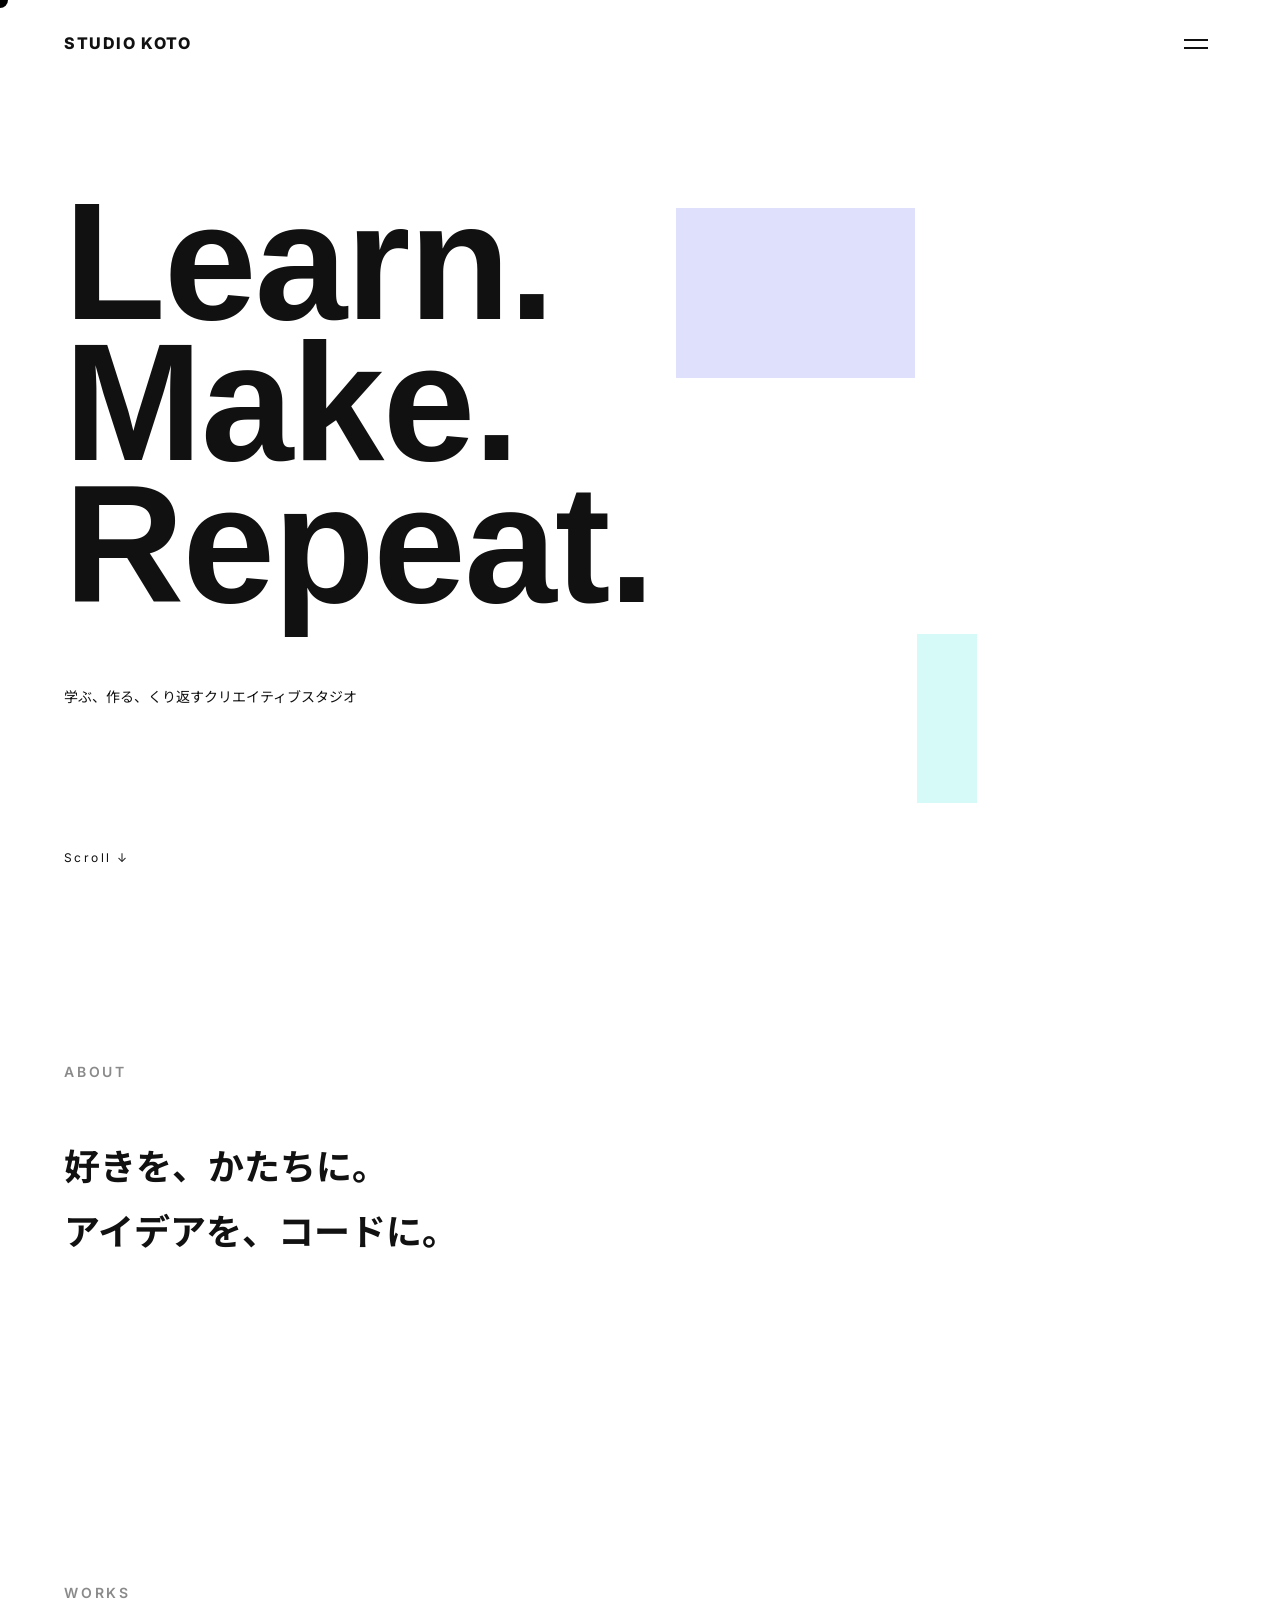
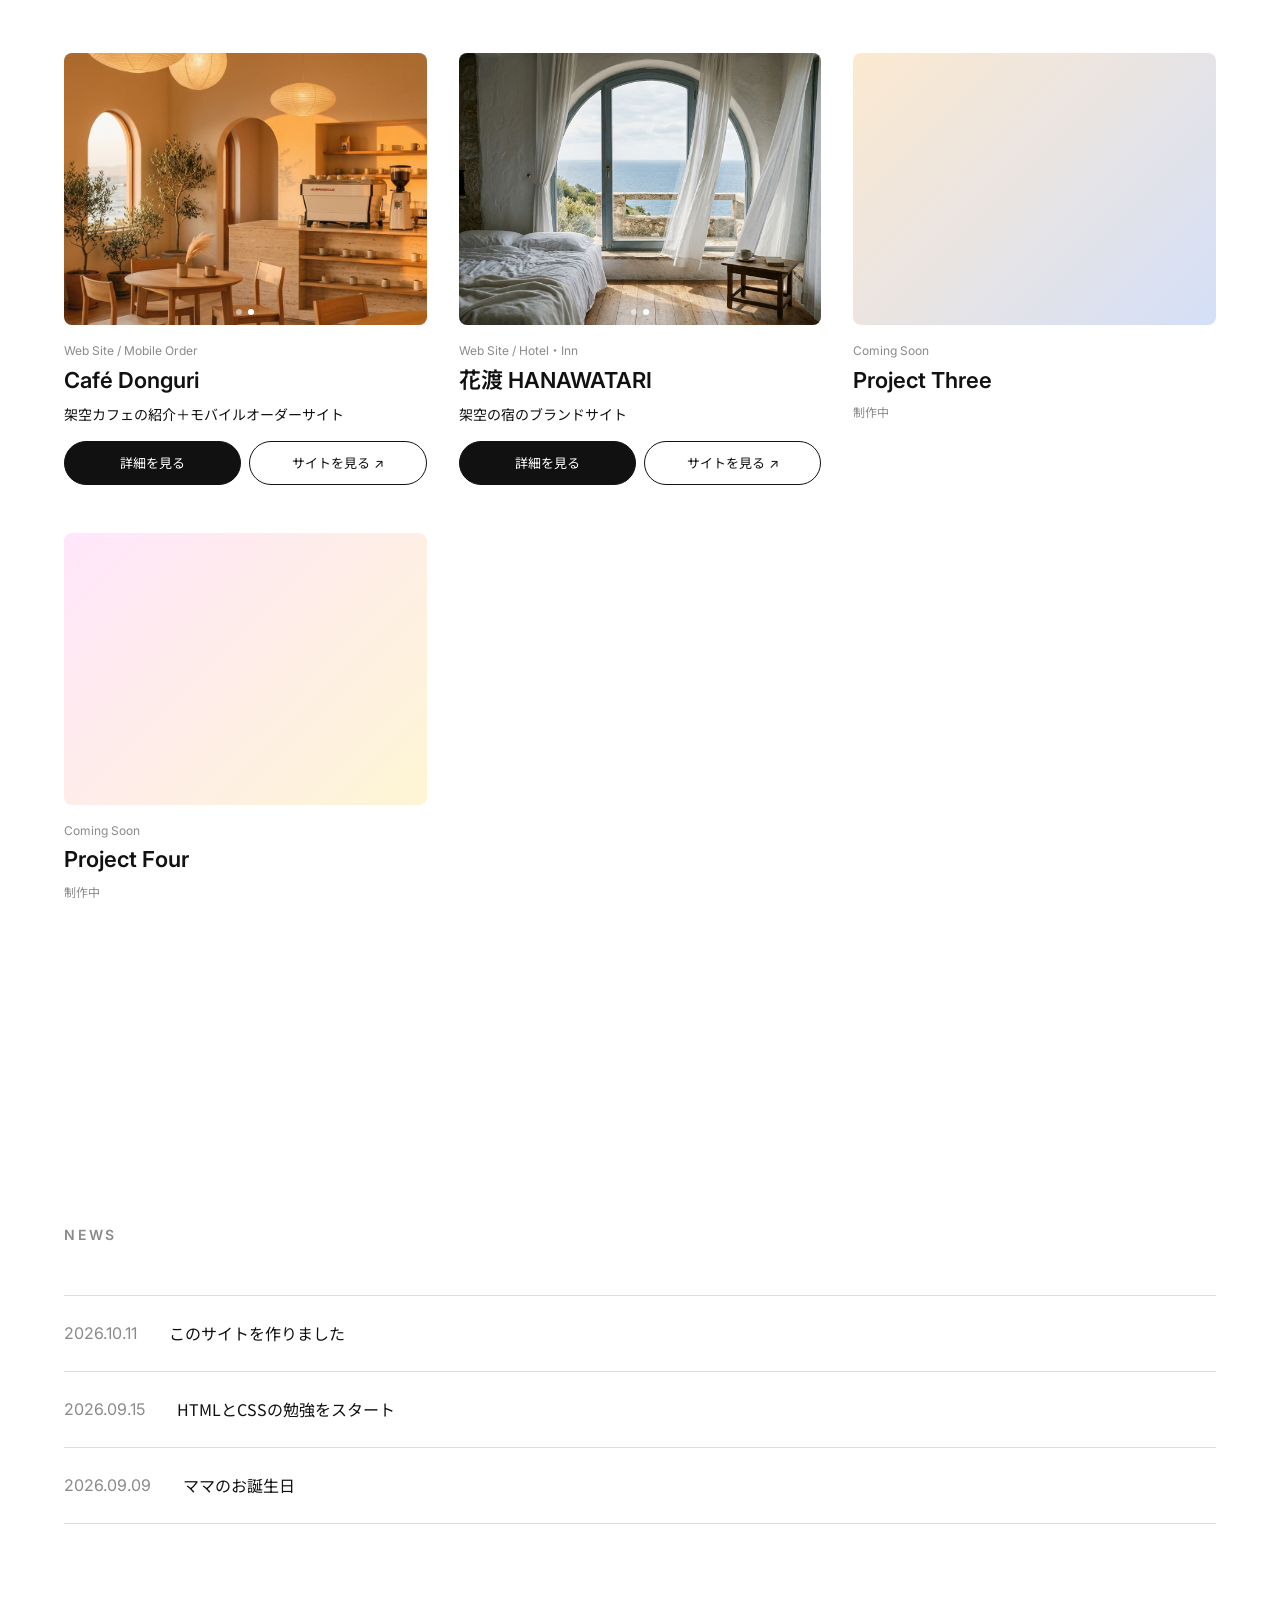
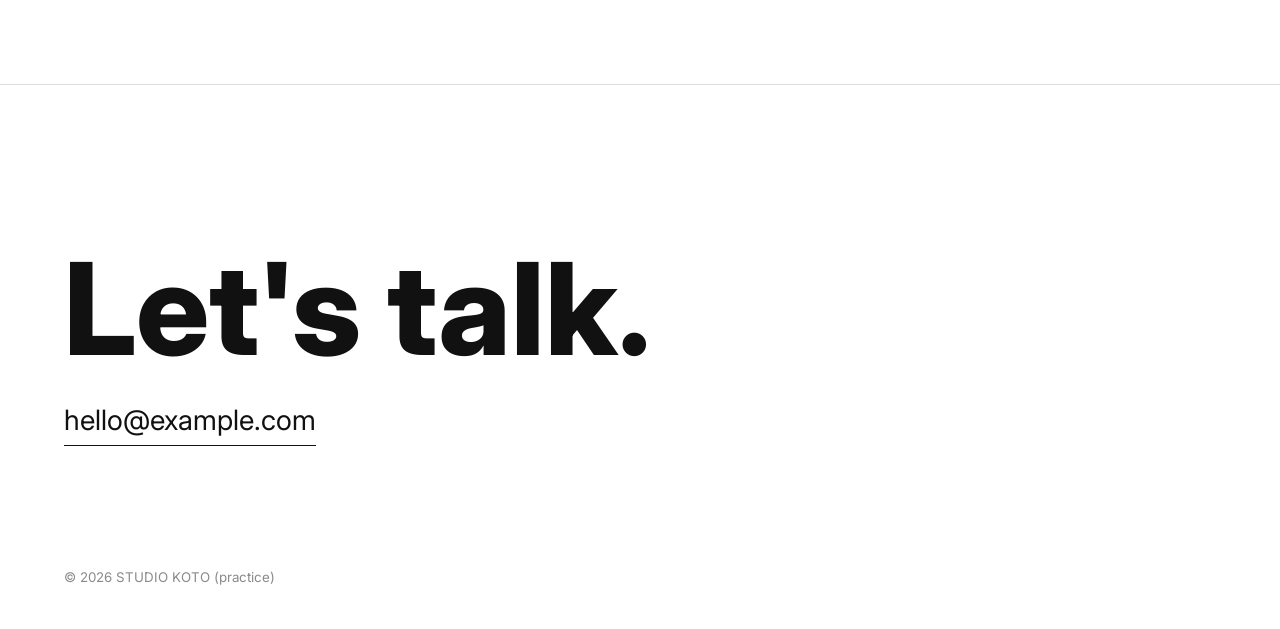
<file: index.html>
<!DOCTYPE html>
<html lang="ja">
<head>
  <!-- 文字化けしないための設定 -->
  <meta charset="UTF-8">
  <!-- スマホで正しい幅で表示するための設定 -->
  <meta name="viewport" content="width=device-width, initial-scale=1.0">
  <title>STUDIO KOTO | 練習用サイト</title>
  <link rel="icon" href="favicon.svg" type="image/svg+xml">

  <!-- Google Fonts（英字：Inter / 日本語：Noto Sans JP） -->
  <link rel="preconnect" href="https://fonts.googleapis.com">
  <link rel="preconnect" href="https://fonts.gstatic.com" crossorigin>
  <link href="https://fonts.googleapis.com/css2?family=Inter:wght@400;600;800&family=Noto+Sans+JP:wght@400;700&display=swap" rel="stylesheet">

  <!-- 自分で書くCSSファイルを読み込む -->
  <link rel="stylesheet" href="style.css">
  

</head>
<body>

  <!-- ===================== カスタムカーソル（JSで動かす） ===================== -->
  <div class="cursor" aria-hidden="true"></div>

  <!-- ===================== ヘッダー ===================== -->
  <header class="header">
    <a href="#" class="header__logo">STUDIO KOTO</a>

    <!-- メニューボタン（スマホ・PC共通） -->
    <button class="header__menu-btn" aria-label="メニューを開く">
      <span></span>
      <span></span>
    </button>
  </header>

  <!-- 全画面メニュー（ボタンを押すと出てくる） -->
  <nav class="menu">
    <ul class="menu__list">
      <li><a href="#works">Works</a></li>
      <li><a href="#about">About</a></li>
      <li><a href="#news">News</a></li>
      <li><a href="#contact">Contact</a></li>
    </ul>
  </nav>

  <main>
    <!-- ===================== ファーストビュー ===================== -->
    <section class="hero">
      <!-- 背景のにじむグラデーション（CSSで動かす） -->
      <div class="hero__bg" aria-hidden="true">
      </div>

      <h1 class="hero__title">
        <span>Learn.</span>
        <span>Make.</span>
        <span>Repeat.</span>
      </h1>
      <p class="hero__sub">学ぶ、作る、くり返すクリエイティブスタジオ</p>
      <p class="hero__scroll">Scroll ↓</p>
    </section>

    <!-- ===================== About ===================== -->
    <section class="section about" id="about">
      <h2 class="section__title fade-in">About</h2>
      <p class="about__lead fade-in">
        好きを、かたちに。<br>
        アイデアを、コードに。<br>
      </p>
    </section>

    <!-- ===================== Works（実績一覧） ===================== -->
    <section class="section works" id="works">
      <h2 class="section__title fade-in">Works</h2>

      <!-- カードを並べる。href に作品のURL、time に制作日を書いてね -->
      
      <div class="works__grid">
  <article class="work-card fade-in">
    <div class="work-card__img slider">
      <a href="https://cafedonguri.netlify.app/" target="_blank" rel="noopener" class="slider__link">
        <img src="images/gaisou.jpg" alt="Café Donguri の外観" class="slider__img is-active">
        <img src="images/naisou.jpg" alt="Café Donguri の店内" class="slider__img">
      </a>
      <button class="slider__btn slider__btn--prev" aria-label="前の写真">‹</button>
      <button class="slider__btn slider__btn--next" aria-label="次の写真">›</button>
      <div class="slider__dots"></div>
    </div>
    <p class="work-card__cat">Web Site / Mobile Order</p>
    <h3 class="work-card__title">Café Donguri</h3>
    <p class="work-card__summary">架空カフェの紹介＋モバイルオーダーサイト</p>
    <div class="work-card__btns">
      <a href="works.html#cafe-donguri" class="work-card__btn">詳細を見る</a>
      <a href="https://cafedonguri.netlify.app/" class="work-card__btn work-card__btn--ghost" target="_blank" rel="noopener">サイトを見る ↗</a>
    </div>
  </article>

  <article class="work-card fade-in">
    <div class="work-card__img slider">
      <a href="https://hanawatari.netlify.app/" target="_blank" rel="noopener" class="slider__link">
        <img src="images/hanawatari.jpg" alt="花渡の外観（春）" class="slider__img is-active">
        <img src="images/kaze.jpg" alt="海の間" class="slider__img">
      </a>
      <button class="slider__btn slider__btn--prev" aria-label="前の写真">‹</button>
      <button class="slider__btn slider__btn--next" aria-label="次の写真">›</button>
      <div class="slider__dots"></div>
    </div>
    <p class="work-card__cat">Web Site / Hotel・Inn</p>
    <h3 class="work-card__title">花渡 HANAWATARI</h3>
    <p class="work-card__summary">架空の宿のブランドサイト</p>
    <div class="work-card__btns">
      <a href="works.html#hanawatari" class="work-card__btn">詳細を見る</a>
      <a href="https://hanawatari.netlify.app/" class="work-card__btn work-card__btn--ghost" target="_blank" rel="noopener">サイトを見る ↗</a>
    </div>
  </article>

  <a href="#" class="work-card fade-in">
    <div class="work-card__img" style="--c1:#fce9d0; --c2:#d4dff7;"></div>
    <p class="work-card__cat">Coming Soon</p>
    <h3 class="work-card__title">Project Three</h3>
    <time class="work-card__date">制作中</time>
  </a>
  <a href="#" class="work-card fade-in">
    <div class="work-card__img" style="--c1:#ffe6fb; --c2:#fdf5d4;"></div>
    <p class="work-card__cat">Coming Soon</p>
    <h3 class="work-card__title">Project Four</h3>
    <time class="work-card__date">制作中</time>
  </a>
</div>
    </section>

    <!-- ===================== News ===================== -->
    <section class="section news" id="news">
      <h2 class="section__title fade-in">News</h2>
      <ul class="news__list">
        <li class="fade-in"><time>2026.10.11</time><a href="#">このサイトを作りました</a></li>
        <li class="fade-in"><time>2026.09.15</time><a href="#">HTMLとCSSの勉強をスタート</a></li>
        <li class="fade-in"><time>2026.09.09</time><a href="#">ママのお誕生日</a></li>
      </ul>
    </section>
  </main>

  <!-- ===================== フッター ===================== -->
  <footer class="footer" id="contact">
    <p class="footer__catch">Let's talk.</p>
    <a href="mailto:hello@example.com" class="footer__mail">hello@example.com</a>
    <small class="footer__copy">&copy; 2026 STUDIO KOTO (practice)</small>
  </footer>

  <!-- 自分で書くJSファイル（bodyの最後で読むのが基本） -->
  <script src="script.js"></script>
</body>
</html>
</file>
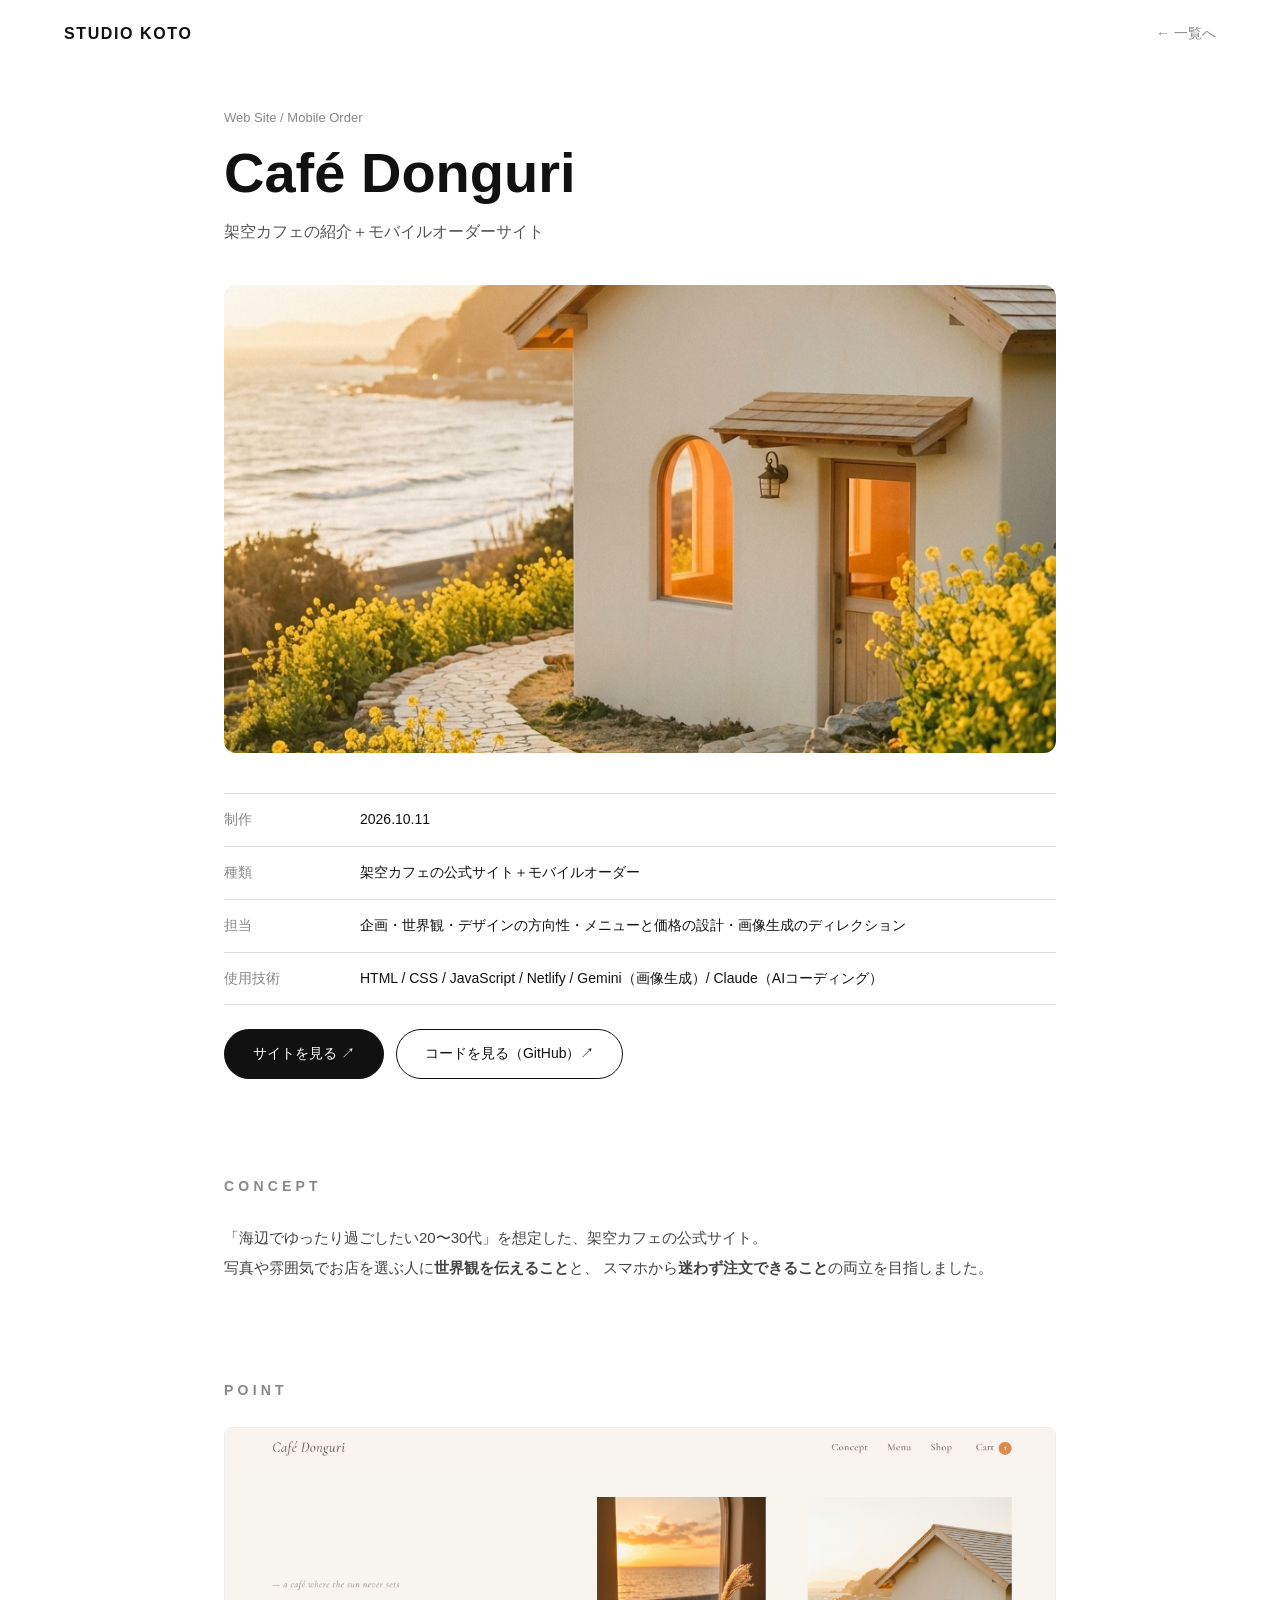
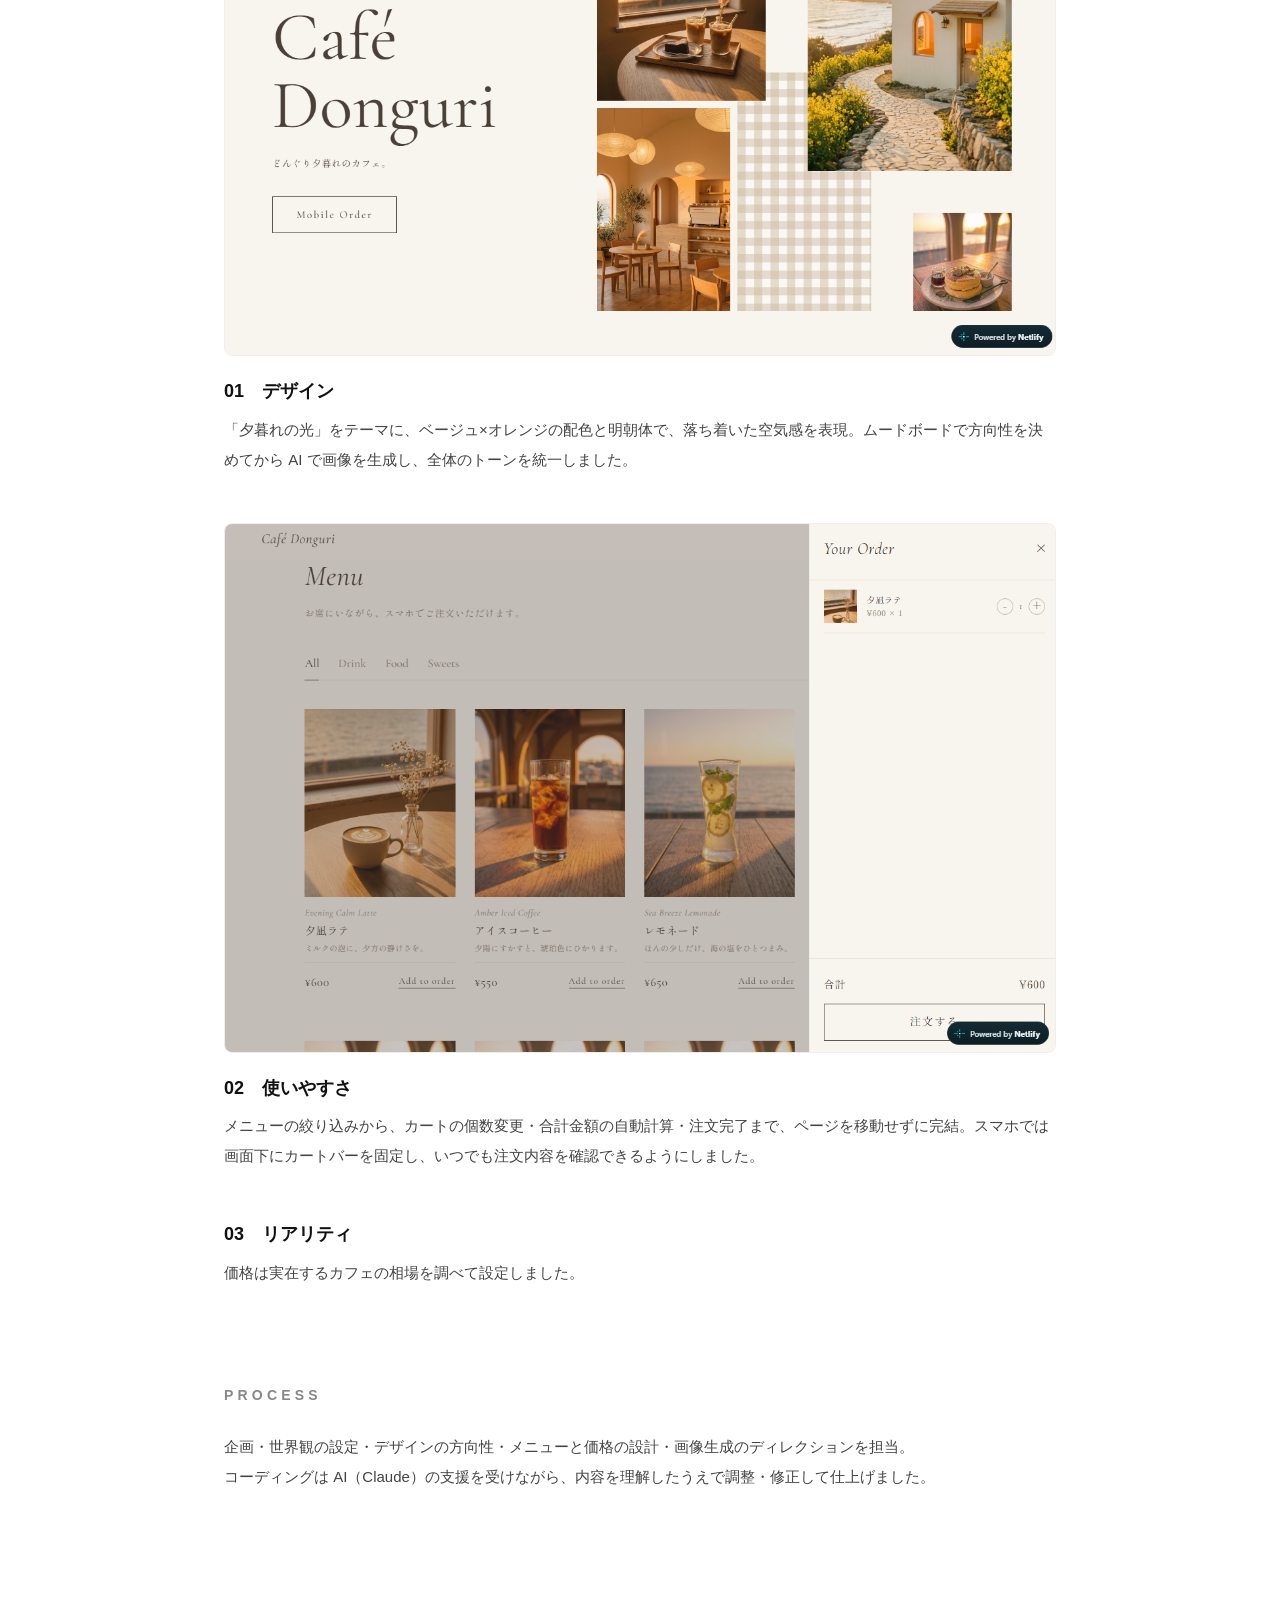
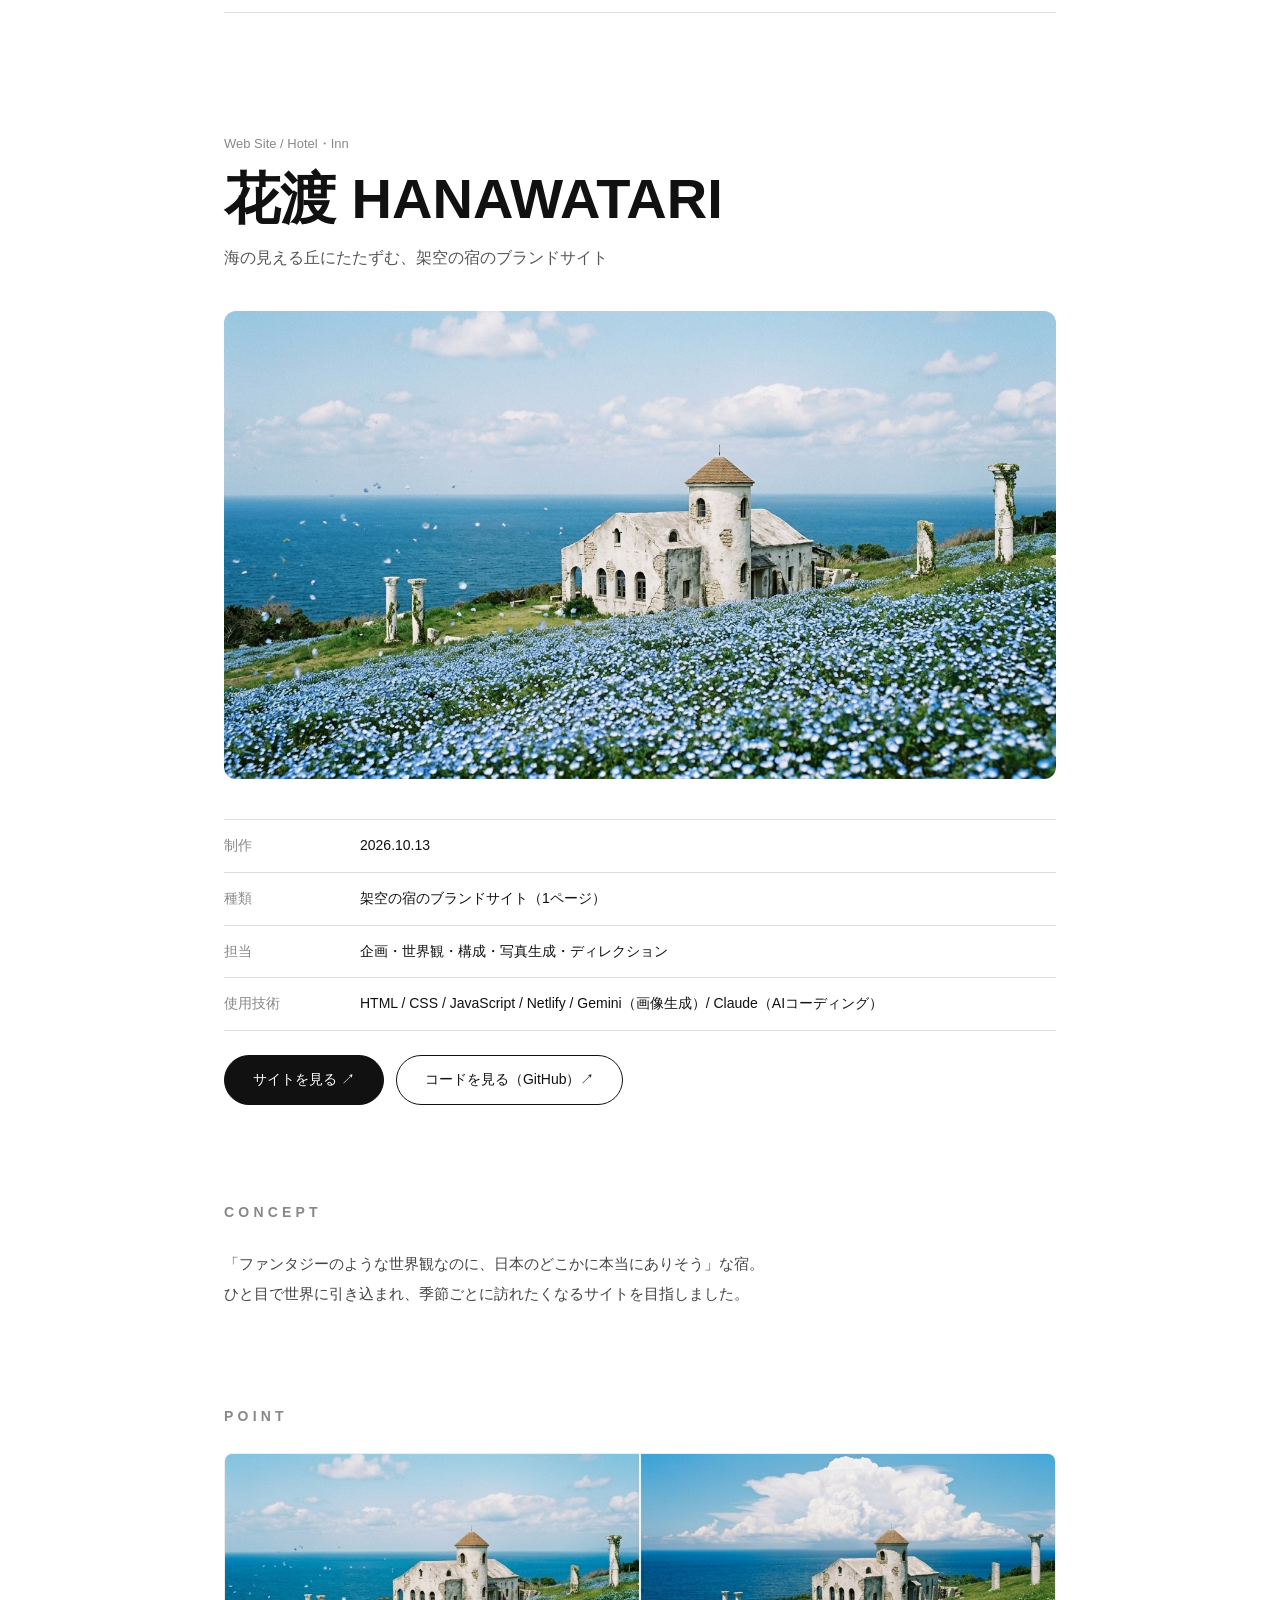
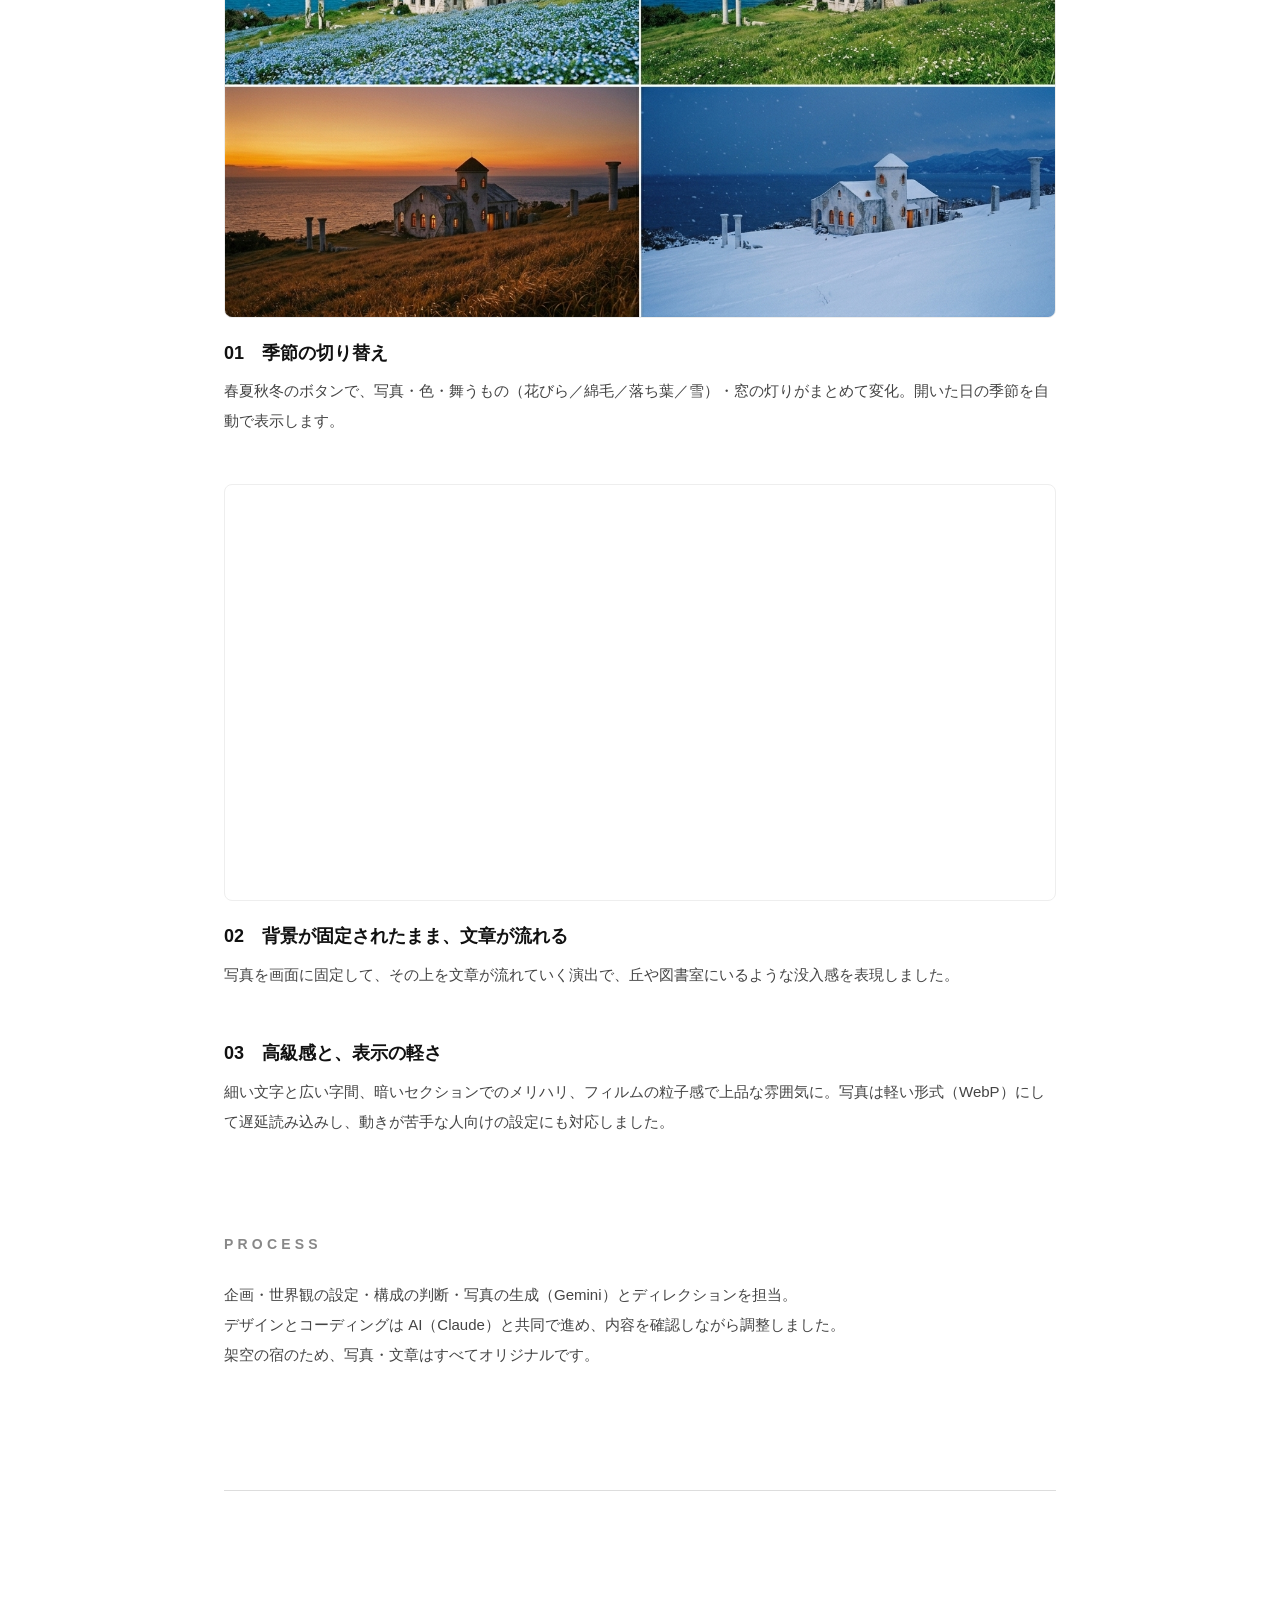
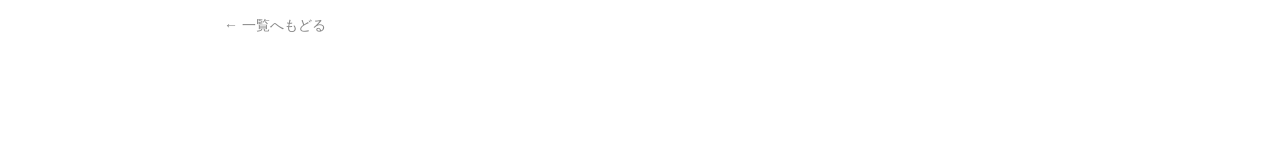
<file: works.html>
<!DOCTYPE html>
<html lang="ja">
<head>
  <meta charset="UTF-8">
  <meta name="viewport" content="width=device-width, initial-scale=1.0">
  <title>Works | STUDIO KOTO</title>
  <link rel="icon" href="favicon.svg" type="image/svg+xml">
  <link rel="stylesheet" href="style.css">
</head>
<body class="case">

  <header class="case__header">
    <a href="index.html" class="case__logo">STUDIO KOTO</a>
    <a href="index.html#works" class="case__back">← 一覧へ</a>
  </header>

  <main class="case__main">

    <!-- ===== 作品1：Café Donguri ===== -->
    <article class="case__work" id="cafe-donguri">
      <p class="case__cat">Web Site / Mobile Order</p>
      <h1 class="case__title">Café Donguri</h1>
      <p class="case__lead">架空カフェの紹介＋モバイルオーダーサイト</p>

      <img src="images/gaisou.jpg" alt="Café Donguriの外観" class="case__hero">

      <dl class="case__info">
        <div><dt>制作</dt><dd>2026.10.11</dd></div>
        <div><dt>種類</dt><dd>架空カフェの公式サイト＋モバイルオーダー</dd></div>
        <div><dt>担当</dt><dd>企画・世界観・デザインの方向性・メニューと価格の設計・画像生成のディレクション</dd></div>
        <div><dt>使用技術</dt><dd>HTML / CSS / JavaScript / Netlify / Gemini（画像生成）/ Claude（AIコーディング）</dd></div>
      </dl>

      <div class="case__links">
        <a href="https://cafedonguri.netlify.app/" target="_blank" rel="noopener" class="case__btn">サイトを見る ↗</a>
        <a href="https://github.com/koto-commits/cafe-Donguri" target="_blank" rel="noopener" class="case__btn case__btn--ghost">コードを見る（GitHub）↗</a>
      </div>

      <section class="case__section">
        <h2>Concept</h2>
        <p>
          「海辺でゆったり過ごしたい20〜30代」を想定した、架空カフェの公式サイト。<br>
          写真や雰囲気でお店を選ぶ人に<strong>世界観を伝えること</strong>と、
          スマホから<strong>迷わず注文できること</strong>の両立を目指しました。
        </p>
      </section>

      <section class="case__section">
        <h2>Point</h2>

        <div class="case__point case__point--wide">
          <img src="images/dondeza.png" alt="夕暮れの光をテーマにしたトップ画面" class="case__shot">
          <div>
            <h3>01　デザイン</h3>
            <p>「夕暮れの光」をテーマに、ベージュ×オレンジの配色と明朝体で、落ち着いた空気感を表現。ムードボードで方向性を決めてから AI で画像を生成し、全体のトーンを統一しました。</p>
          </div>
        </div>

        <div class="case__point case__point--wide">
          <img src="images/donme.png" alt="メニューとカートの画面" class="case__shot">
          <div>
            <h3>02　使いやすさ</h3>
            <p>メニューの絞り込みから、カートの個数変更・合計金額の自動計算・注文完了まで、ページを移動せずに完結。スマホでは画面下にカートバーを固定し、いつでも注文内容を確認できるようにしました。</p>
          </div>
        </div>

        <div class="case__point">
          <div class="case__point-text-only">
            <h3>03　リアリティ</h3>
            <p>価格は実在するカフェの相場を調べて設定しました。</p>
          </div>
        </div>
      </section>

      <section class="case__section">
        <h2>Process</h2>
        <p>
          企画・世界観の設定・デザインの方向性・メニューと価格の設計・画像生成のディレクションを担当。<br>
          コーディングは AI（Claude）の支援を受けながら、内容を理解したうえで調整・修正して仕上げました。
        </p>
      </section>
    </article>

    <!-- ===== 作品2：花渡 HANAWATARI ===== -->
    <article class="case__work" id="hanawatari">
      <p class="case__cat">Web Site / Hotel・Inn</p>
      <h1 class="case__title">花渡 HANAWATARI</h1>
      <p class="case__lead">海の見える丘にたたずむ、架空の宿のブランドサイト</p>

      <img src="images/hanawatari.jpg" alt="花渡の外観" class="case__hero">

      <dl class="case__info">
        <div><dt>制作</dt><dd>2026.10.13</dd></div>
        <div><dt>種類</dt><dd>架空の宿のブランドサイト（1ページ）</dd></div>
        <div><dt>担当</dt><dd>企画・世界観・構成・写真生成・ディレクション</dd></div>
        <div><dt>使用技術</dt><dd>HTML / CSS / JavaScript / Netlify / Gemini（画像生成）/ Claude（AIコーディング）</dd></div>
      </dl>

      <div class="case__links">
        <a href="https://hanawatari.netlify.app/" target="_blank" rel="noopener" class="case__btn">サイトを見る ↗</a>
        <a href="https://github.com/koto-commits/inn-hanawatari" target="_blank" rel="noopener" class="case__btn case__btn--ghost">コードを見る（GitHub）↗</a>
      </div>

      <section class="case__section">
        <h2>Concept</h2>
        <p>
          「ファンタジーのような世界観なのに、日本のどこかに本当にありそう」な宿。<br>
          ひと目で世界に引き込まれ、季節ごとに訪れたくなるサイトを目指しました。
        </p>
      </section>

           <section class="case__section">
        <h2>Point</h2>

        <div class="case__point case__point--wide">
          <img src="images/hana-seasons.jpg" alt="春夏秋冬で変わる花渡の景色" class="case__shot">
          <div>
            <h3>01　季節の切り替え</h3>
            <p>春夏秋冬のボタンで、写真・色・舞うもの（花びら／綿毛／落ち葉／雪）・窓の灯りがまとめて変化。開いた日の季節を自動で表示します。</p>
          </div>
        </div>

        <div class="case__point case__point--wide">
          <video src="images/hana-scroll.mp4" class="case__shot" autoplay muted loop playsinline></video>
          <div>
            <h3>02　背景が固定されたまま、文章が流れる</h3>
            <p>写真を画面に固定して、その上を文章が流れていく演出で、丘や図書室にいるような没入感を表現しました。</p>
          </div>
        </div>

        <div class="case__point">
          <div class="case__point-text-only">
            <h3>03　高級感と、表示の軽さ</h3>
            <p>細い文字と広い字間、暗いセクションでのメリハリ、フィルムの粒子感で上品な雰囲気に。写真は軽い形式（WebP）にして遅延読み込みし、動きが苦手な人向けの設定にも対応しました。</p>
          </div>
        </div>
      </section>

      <section class="case__section">
        <h2>Process</h2>
        <p>
          企画・世界観の設定・構成の判断・写真の生成（Gemini）とディレクションを担当。<br>
          デザインとコーディングは AI（Claude）と共同で進め、内容を確認しながら調整しました。<br>
          架空の宿のため、写真・文章はすべてオリジナルです。
        </p>
      </section>
    </article>

    <a href="index.html#works" class="case__back case__back--bottom">← 一覧へもどる</a>
  </main>
</body>
</html>
</file>
<file: style.css>
/* =========================================================
   練習用サイト style.css
   ・上から「共通設定 → パーツごと」の順に書いています
   ・色やサイズは :root の変数にまとめておくと変更がラク！
   ========================================================= */

/* ---------- 変数（ここを変えるとサイト全体が変わる） ---------- */
:root {
  --color-bg: #ffffff;      /* 背景色 */
  --color-text: #111111;    /* 文字色 */
  --color-sub: #8a8a8a;     /* 薄い文字色 */
  --font-en: "Inter", sans-serif;
  --font-ja: "Noto Sans JP", sans-serif;
  --side: clamp(20px, 5vw, 80px); /* 左右の余白（画面幅に合わせて変化） */
}

/* ---------- リセット（ブラウザごとの差をなくす） ---------- */
*,
*::before,
*::after {
  box-sizing: border-box;
  margin: 0;
  padding: 0;
}

html {
  scroll-behavior: smooth; /* ページ内リンクをなめらかにスクロール */
}

body {
  background: var(--color-bg);
  color: var(--color-text);
  font-family: var(--font-en), var(--font-ja);
  line-height: 1.7;
  overflow-x: hidden;
}

a {
  color: inherit;
  text-decoration: none;
}

ul {
  list-style: none;
}

/* ---------- カスタムカーソル ---------- */
.cursor {
  position: fixed;
  top: 0;
  left: 0;
  width: 16px;
  height: 16px;
  border-radius: 50%;
  background: #fff;
  pointer-events: none;        /* カーソルがクリックの邪魔をしないように */
  mix-blend-mode: difference;  /* 下の色と反転して見える */
  transform: translate(-50%, -50%);
  transition: width 0.3s, height 0.3s;
  z-index: 1000;
}

/* リンクに乗ったときに大きくする（JSでクラスを付ける） */
.cursor.is-hover {
  width: 60px;
  height: 60px;
}

/* スマホ（マウスがない端末）ではカーソルを消す */
@media (hover: none) {
  .cursor {
    display: none;
  }
}

/* ---------- ヘッダー ---------- */
.header {
  position: fixed;
  top: 0;
  left: 0;
  width: 100%;
  padding: 24px var(--side);
  display: flex;
  justify-content: space-between;
  align-items: center;
  background: rgba(255, 255, 255, 0.85); /* 半透明の白（スクロールしても文字と重ならない） */
  z-index: 100;
}

.header__logo {
  font-weight: 800;
  letter-spacing: 0.1em;
}

.header__menu-btn {
  width: 40px;
  height: 40px;
  background: none;
  border: none;
  cursor: pointer;
  position: relative;
}

/* 2本線のハンバーガーボタン */
.header__menu-btn span {
  position: absolute;
  left: 8px;
  width: 24px;
  height: 2px;
  background: var(--color-text);
  transition: transform 0.4s;
}
.header__menu-btn span:nth-child(1) { top: 15px; }
.header__menu-btn span:nth-child(2) { top: 23px; }

/* メニューが開いているとき（bodyに .is-menu-open が付く）は × にする */
.is-menu-open .header__menu-btn span:nth-child(1) {
  transform: translateY(4px) rotate(45deg);
}
.is-menu-open .header__menu-btn span:nth-child(2) {
  transform: translateY(-4px) rotate(-45deg);
}

/* ---------- 全画面メニュー ---------- */
.menu {
  position: fixed;
  inset: 0; /* top/right/bottom/left をすべて0にする書き方 */
  background: #f2f2f2;
  display: flex;
  align-items: center;
  padding: 0 var(--side);
  z-index: 90;
  opacity: 0;
  visibility: hidden;
  transition: opacity 0.5s, visibility 0.5s;
}

.is-menu-open .menu {
  opacity: 1;
  visibility: visible;
}

.menu__list a {
  font-size: clamp(40px, 8vw, 96px);
  font-weight: 800;
  line-height: 1.2;
  transition: color 0.3s;
}

.menu__list a:hover {
  color: var(--color-sub);
}

/* ---------- ファーストビュー ---------- */
.hero {
  position: relative;
  height: 100vh;
  min-height: 600px;
  padding: 0 var(--side);
  display: flex;
  flex-direction: column;
  justify-content: center;
  overflow: hidden;
}

.hero__bg {
  position: absolute;
  inset: 0;
  z-index: -1;
}

.rect {
  position: absolute;
}

.hero__title {
  font-family: "Quicksand", sans-serif;  /* ← 追加 */
  font-size: clamp(56px, 13vw, 200px);
  font-weight: 700;                      /* ← 800 から 300 に（細く） */
  line-height: 0.85;
  letter-spacing: -0.01em;               /* ← 少しゆるめる */
}

/* 1行ずつ下から出てくるアニメーション */
.hero__title span {
  display: block;
  animation: slide-up 1s cubic-bezier(0.2, 0.8, 0.2, 1) both;
}
.hero__title span:nth-child(2) { animation-delay: 0.15s; }
.hero__title span:nth-child(3) { animation-delay: 0.3s; }

@keyframes slide-up {
  from {
    opacity: 0;
    transform: translateY(60px);
  }
  to {
    opacity: 1;
    transform: translateY(0);
  }
}

.hero__sub {
  margin-top: 70px;
  font-family: var(--font-ja);
  font-size: 14px;
}

.hero__scroll {
  position: absolute;
  bottom: 32px;
  left: var(--side);
  font-size: 12px;
  letter-spacing: 0.2em;
}

/* ---------- セクション共通 ---------- */
.section {
  padding: 160px var(--side);
}

.section__title {
  font-size: 14px;
  font-weight: 600;
  letter-spacing: 0.2em;
  text-transform: uppercase;
  color: var(--color-sub);
  margin-bottom: 48px;
}

/* ---------- About ---------- */
.about__lead {
  font-family: var(--font-ja);
  font-size: clamp(20px, 3vw, 36px);
  font-weight: 700;
  line-height: 1.8;
  max-width: 1000px;
}

/* ---------- Works ---------- */
/* grid = カードを格子状に並べる。auto-fill で画面幅に合わせて列数が変わる */
.works__grid {
  display: grid;
  grid-template-columns: repeat(auto-fill, minmax(300px, 1fr));
  gap: 48px 32px;
}

.work-card__img {
  aspect-ratio: 4 / 3;
  border-radius: 8px;
  /* 画像の代わりにグラデーション。本番は background-image: url(...) に */
  background: linear-gradient(135deg, var(--c1), var(--c2));
  transition: transform 0.6s cubic-bezier(0.2, 0.8, 0.2, 1);
}
/* 枠の外にはみ出した部分をかくす */
.work-card__img {
  overflow: hidden;
}

/* 画像を枠いっぱいに、きれいに収める */
.work-card__img img {
  width: 100%;
  height: 100%;
  object-fit: cover; /* 縦横比を保ったまま、枠を埋めるように切り取る */
  display: block;
}

.work-card:hover .work-card__img {
  transform: scale(0.96);
}

.work-card__cat {
  margin-top: 16px;
  font-size: 12px;
  color: var(--color-sub);
}

.work-card__title {
  font-size: 22px;
  font-weight: 600;
}

/* 制作日（小さく・薄く） */
.work-card__date {
  display: block;
  margin-top: 4px;
  font-size: 12px;
  color: var(--color-sub);
}
/* 画像のリンク（a タグ）をブロック表示に */
a.work-card__img {
  display: block;
}

/* ひとこと説明 */
.work-card__summary {
  font-size: 14px;
  margin-top: 4px;
}

/* 技術タグ */
.work-card__tags {
  display: flex;
  flex-wrap: wrap;
  gap: 6px;
  margin-top: 12px;
}

.work-card__tags li {
  padding: 2px 10px;
  border: 1px solid #ccc;
  border-radius: 999px;
  font-size: 11px;
  color: var(--color-sub);
}

/* 開閉する「制作のポイント」 */
.work-card__detail {
  margin-top: 12px;
  font-size: 13px;
}

.work-card__detail summary {
  cursor: pointer;
  color: var(--color-sub);
}

.work-card__detail dl {
  margin-top: 12px;
  padding: 16px;
  background: #f5f5f5;
  border-radius: 8px;
}

.work-card__detail dt {
  font-weight: 600;
}

.work-card__detail dd {
  margin-bottom: 12px;
  line-height: 1.8;
}

/* サイトを見るリンク */
.work-card__link {
  display: inline-block;
  margin-top: 12px;
  font-size: 14px;
  border-bottom: 1px solid currentColor;
}

/* ---------- News ---------- */
.news__list li {
  display: flex;
  gap: 32px;
  padding: 24px 0;
  border-top: 1px solid #ddd;
  font-family: var(--font-ja);
}

.news__list li:last-child {
  border-bottom: 1px solid #ddd;
}

.news__list time {
  color: var(--color-sub);
  font-family: var(--font-en);
  flex-shrink: 0;
}

.news__list a:hover {
  text-decoration: underline;
}

/* ---------- フッター ---------- */
.footer {
  padding: 160px var(--side) 40px;
  border-top: 1px solid #ddd;
}

.footer__catch {
  font-size: clamp(48px, 10vw, 160px);
  font-weight: 800;
  line-height: 1;
}

.footer__mail {
  display: inline-block;
  margin-top: 24px;
  font-size: clamp(18px, 2.5vw, 28px);
  border-bottom: 1px solid currentColor;
}

.footer__copy {
  display: block;
  margin-top: 120px;
  color: var(--color-sub);
}

/* ---------- スクロールでふわっと出る（JSで .is-show を付ける） ---------- */
.fade-in {
  opacity: 0;
  transform: translateY(40px);
  transition: opacity 1s, transform 1s cubic-bezier(0.2, 0.8, 0.2, 1);
}

.fade-in.is-show {
  opacity: 1;
  transform: translateY(0);
}

/* ---------- スマホ用の調整（画面幅 600px 以下） ---------- */
@media (max-width: 600px) {
  .section {
    padding: 100px var(--side);
  }

  .news__list li {
    flex-direction: column;
    gap: 4px;
  }
}

/* 「動きを減らす」設定の人にはアニメーションを止める（やさしさ設定） */
@media (prefers-reduced-motion: reduce) {
  *,
  *::before,
  *::after {
    animation: none !important;
    transition: none !important;
  }
  .fade-in {
    opacity: 1;
    transform: none;
  }
}
/* ---------- 写真のスライドショー ---------- */
.slider {
  position: relative;
}

.slider__link {
  position: absolute;
  inset: 0;
}

/* 写真は全部重ねておいて、.is-active の1枚だけ見せる */
.slider__img {
  opacity: 0;
  transition: opacity 1.2s ease;
}

.slider__img.is-active {
  opacity: 1;
}

/* ‹ › ボタン */
.slider__btn {
  position: absolute;
  top: 50%;
  translate: 0 -50%;
  width: 32px;
  height: 32px;
  border: none;
  border-radius: 50%;
  background: rgba(255, 255, 255, 0.85);
  font-size: 18px;
  line-height: 1;
  cursor: pointer;
  opacity: 0;
  transition: opacity 0.3s;
  z-index: 2;
}

.slider__btn--prev { left: 10px; }
.slider__btn--next { right: 10px; }

/* マウスを乗せたときだけボタンを出す（スマホはいつも表示） */
.slider:hover .slider__btn,
.slider__btn:focus-visible {
  opacity: 1;
}

@media (hover: none) {
  .slider__btn {
    opacity: 1;
  }
}

/* 下の小さな点（今何枚目か） */
.slider__dots {
  position: absolute;
  left: 50%;
  bottom: 10px;
  translate: -50% 0;
  display: flex;
  gap: 6px;
  z-index: 2;
}

.slider__dots span {
  width: 6px;
  height: 6px;
  border-radius: 50%;
  background: rgba(255, 255, 255, 0.5);
  transition: background 0.3s;
}

.slider__dots span.is-active {
  background: #fff;
}

/* スライドショーの写真を、枠の中にぴったり重ねる */
.slider .slider__img {
  position: absolute;
  inset: 0;
  width: 100%;
  height: 100%;
  object-fit: cover;
}
/* 写真が表示されている間、ゆっくり少しずつズームアウトする */
.slider .slider__img {
  transform: scale(1.08);
  /* 見えなくなるとき：フェードが終わってから、こっそりズームを元に戻す */
  transition: opacity 1.2s ease, transform 0s linear 1.2s;
}

.slider .slider__img.is-active {
  transform: scale(1);
  /* 見えているとき：6秒かけて、ゆっくりズームアウト */
  transition: opacity 1.2s ease, transform 6s ease-out;
}

/* 動きを減らす設定の人には、ズームしない */
@media (prefers-reduced-motion: reduce) {
  .slider .slider__img,
  .slider .slider__img.is-active {
    transform: none;
    transition: opacity 1.2s ease;
  }
}
/* =========================================================
   作品の詳しいページ（works.html）＋ 一覧カードのボタン
   ========================================================= */
html {
  scroll-behavior: smooth;
}

.case {
  background: #fff;
  color: #111;
}

.case__header {
  position: sticky;
  top: 0;
  z-index: 10;
  display: flex;
  justify-content: space-between;
  align-items: center;
  padding: 20px var(--side);
  background: rgba(255, 255, 255, 0.9);
  backdrop-filter: blur(8px);
}

.case__logo {
  font-weight: 800;
  letter-spacing: 0.1em;
}

.case__back {
  font-size: 14px;
  color: #888;
}

.case__main {
  max-width: 960px;
  margin: 0 auto;
  padding: 40px var(--side) 120px;
}

.case__work {
  scroll-margin-top: 80px;
  padding-bottom: 120px;
  margin-bottom: 120px;
  border-bottom: 1px solid #ddd;
}

.case__cat {
  font-size: 13px;
  color: #888;
}

.case__title {
  font-size: clamp(32px, 5vw, 56px);
  line-height: 1.3;
  margin: 8px 0;
}

.case__lead {
  color: #555;
  margin-bottom: 40px;
}

.case__hero {
  display: block;
  width: 100%;
  aspect-ratio: 16 / 9;
  object-fit: cover;
  border-radius: 12px;
}

.case__info {
  margin: 40px 0 24px;
  border-top: 1px solid #ddd;
}

.case__info div {
  display: grid;
  grid-template-columns: 120px 1fr;
  gap: 16px;
  padding: 14px 0;
  border-bottom: 1px solid #ddd;
  font-size: 14px;
}

.case__info dt {
  color: #888;
}

.case__links {
  display: flex;
  flex-wrap: wrap;
  gap: 12px;
}

.case__btn {
  padding: 12px 28px;
  border: 1px solid #111;
  border-radius: 999px;
  background: #111;
  color: #fff;
  font-size: 14px;
}

.case__btn--ghost {
  background: transparent;
  color: #111;
}

.case__section {
  margin-top: 96px;
}

.case__section h2 {
  font-size: 14px;
  letter-spacing: 0.3em;
  text-transform: uppercase;
  color: #888;
  margin-bottom: 24px;
}

.case__point {
  display: grid;
  grid-template-columns: 1fr 1fr;
  gap: 32px;
  align-items: center;
  margin-bottom: 48px;
}

.case__point img {
  display: block;
  width: 100%;
  aspect-ratio: 4 / 3;
  object-fit: cover;
  border-radius: 12px;
}

.case__point-text-only {
  grid-column: 1 / -1;
}

.case__point h3 {
  font-size: 18px;
  margin-bottom: 8px;
}

.case__point p,
.case__section > p {
  font-size: 15px;
  line-height: 2;
  color: #444;
}

/* 一覧カードの説明とボタン */
.work-card__desc {
  font-size: 13px;
  color: #666;
  margin-top: 6px;
  line-height: 1.7;
}

.work-card__btns {
  display: flex;
  gap: 8px;
  margin-top: 14px;
}

.work-card__btn {
  flex: 1;
  text-align: center;
  padding: 10px 0;
  font-size: 13px;
  border: 1px solid #111;
  border-radius: 999px;
  background: #111;
  color: #fff;
  text-decoration: none;
  transition: opacity 0.2s, background 0.2s, color 0.2s;
}

.work-card__btn:hover {
  opacity: 0.75;
}

.work-card__btn--ghost {
  background: transparent;
  color: #111;
}

.work-card__btn--ghost:hover {
  background: #111;
  color: #fff;
  opacity: 1;
}

@media (max-width: 768px) {
  .case__point {
    grid-template-columns: 1fr;
    gap: 16px;
  }

  .case__info div {
    grid-template-columns: 90px 1fr;
  }
}

/* スクショ用：横いっぱい＋切らずに全部見せる */
.case__point--wide {
  grid-template-columns: 1fr;
  gap: 20px;
}

.case__point img.case__shot {
  aspect-ratio: auto;
  height: auto;
  object-fit: contain;
  border: 1px solid #eee;
  border-radius: 8px;
}

/* 動画も横いっぱいに表示 */
.case__point video.case__shot {
  display: block;
  width: 100%;
  height: auto;
  border: 1px solid #eee;
  border-radius: 8px;
}
</file>
